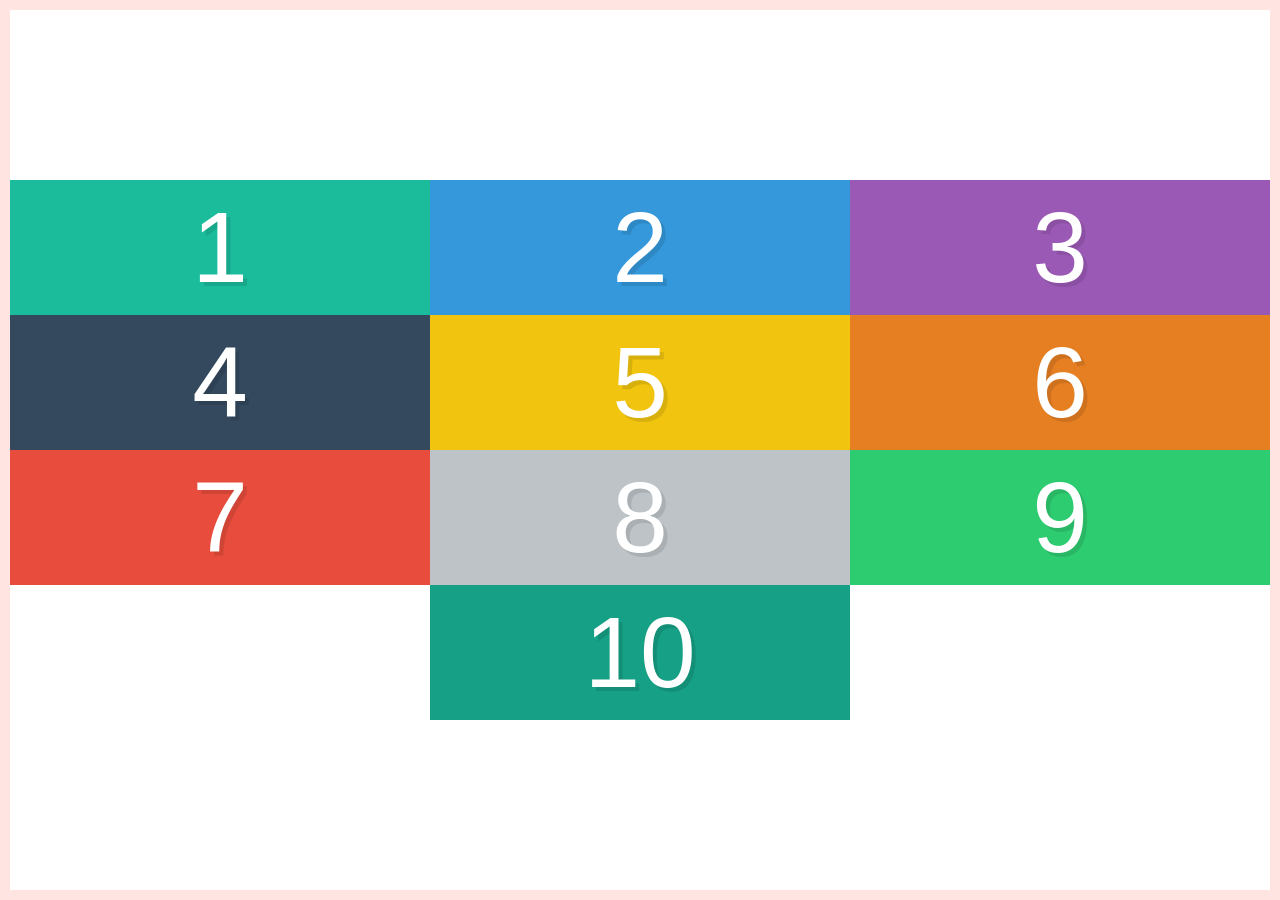
<file: What-the-flex-box/What-The-Flexbox/align-content/index.html>
<!doctype html>
<html lang="en">
<head>
  <meta charset="UTF-8">
  <title>FlexBox Tutorial</title>
  <link rel="stylesheet" href="style.css">
</head>
<body>

  <div class="container">
    <div class="box box1">1</div>
    <div class="box box2">2</div>
    <div class="box box3">3</div>
    <div class="box box4">4</div>
    <div class="box box5">5</div>
    <div class="box box6">6</div>
    <div class="box box7">7</div>
    <div class="box box8">8</div>
    <div class="box box9">9</div>
    <div class="box box10">10</div>
  </div>

</body>
</html>
</file>
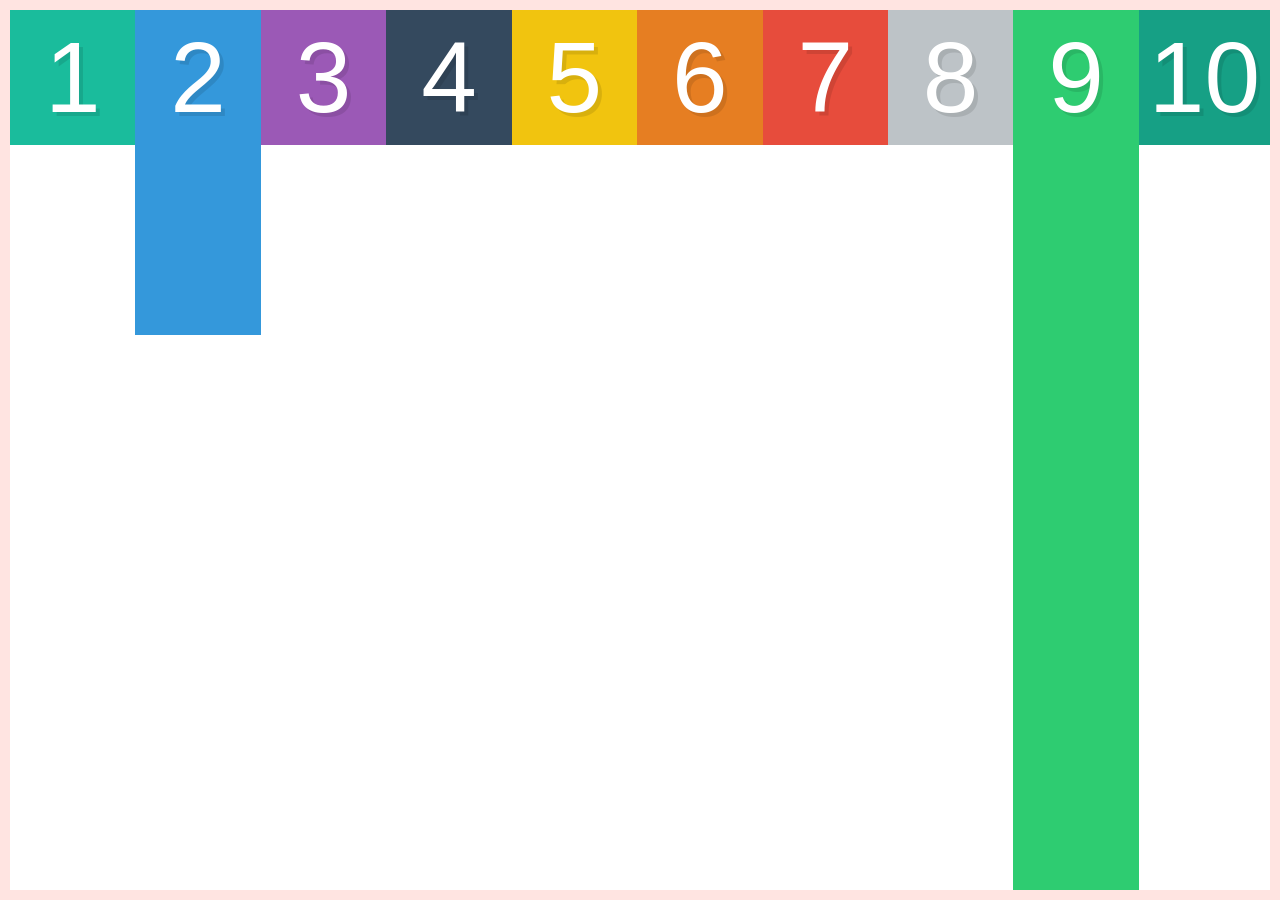
<file: What-the-flex-box/What-The-Flexbox/align-self/index.html>
<!doctype html>
<html lang="en">
<head>
  <meta charset="UTF-8">
  <title>FlexBox Tutorial</title>
  <link rel="stylesheet" href="style.css">
</head>
<body>

  <div class="container">
    <div class="box box1">1</div>
    <div class="box box2">2</div>
    <div class="box box3">3</div>
    <div class="box box4">4</div>
    <div class="box box5">5</div>
    <div class="box box6">6</div>
    <div class="box box7">7</div>
    <div class="box box8">8</div>
    <div class="box box9">9</div>
    <div class="box box10">10</div>
  </div>

</body>
</html>
</file>
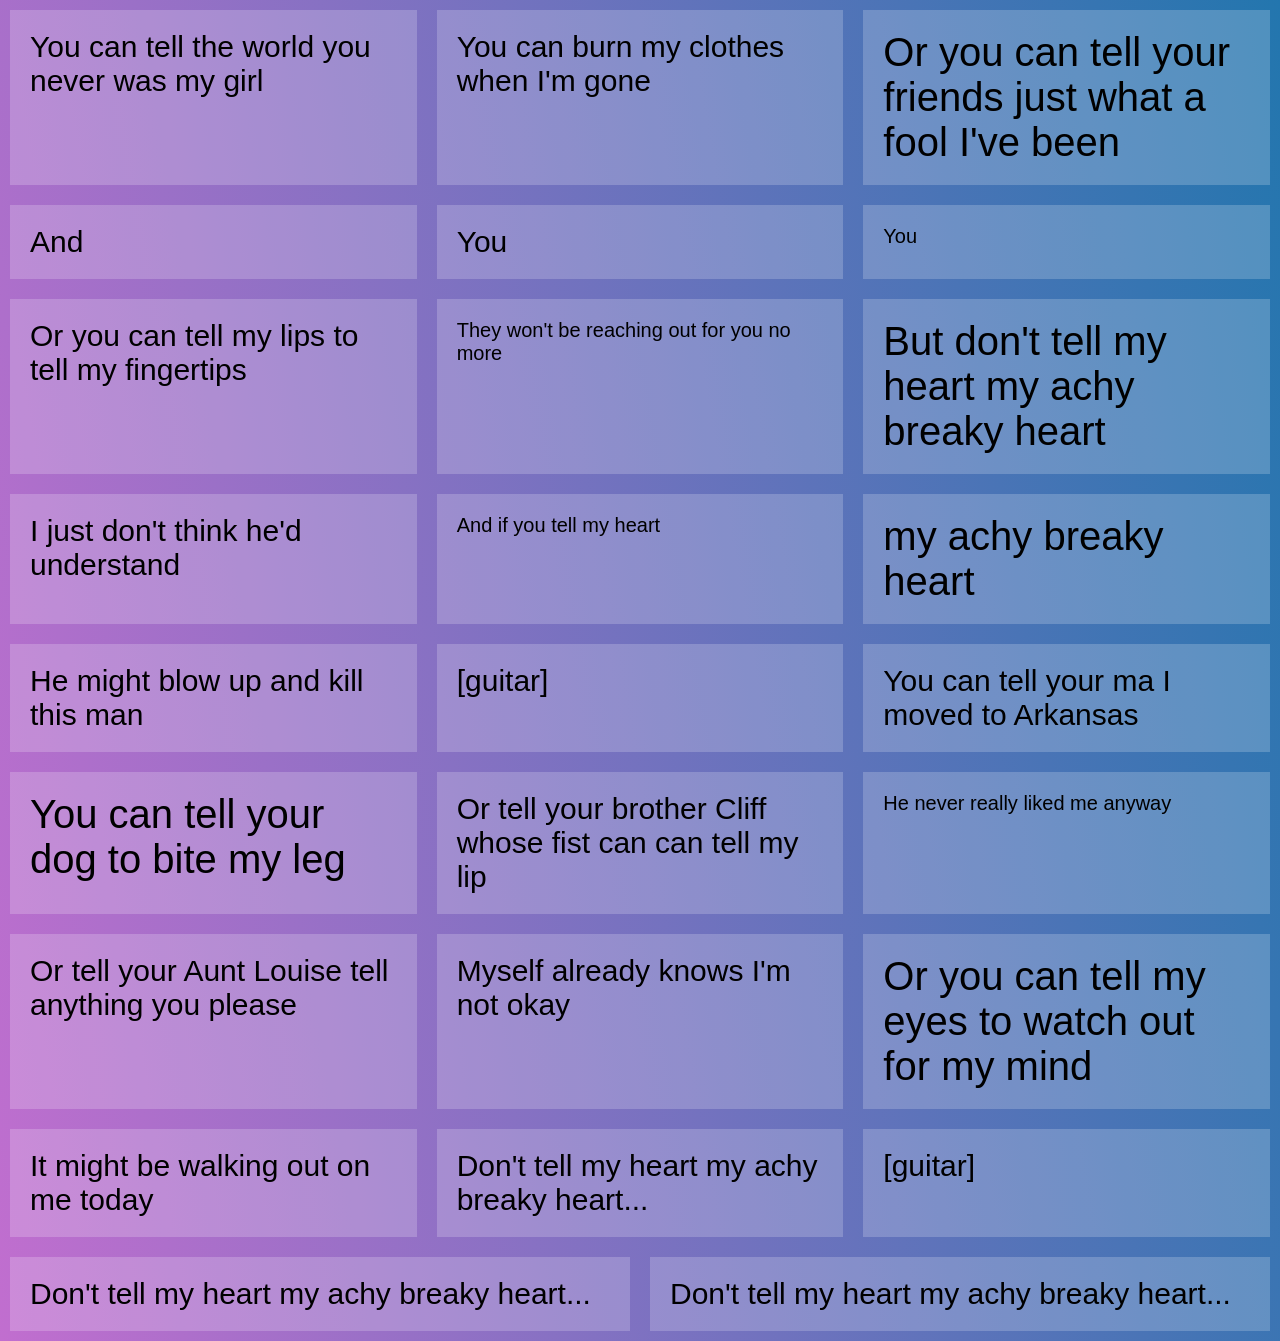
<file: What-the-flex-box/What-The-Flexbox/equal-height-elements/index.html>
<!DOCTYPE html>
<html lang="en">
<head>
  <meta charset="UTF-8">
  <title>FlexBox Nav</title>
  <link rel="stylesheet" href="https://maxcdn.bootstrapcdn.com/font-awesome/4.3.0/css/font-awesome.min.css">
  <link rel="stylesheet" href="style.css">
</head>
<body>

  <div class="elements">

    <div class="item">You can tell the world you never was my girl</div>
    <div class="item">You can burn my clothes when I'm gone</div>
    <div class="item large">Or you can tell your friends just what a fool I've been</div>
    <div class="item">And </div>

    <div class="item">You </div>
    <div class="item small">You </div>
    <div class="item">Or you can tell my lips to tell my fingertips</div>
    <div class="item small">They won't be reaching out for you no more</div>

    <div class="item large">But don't tell my heart my achy breaky heart</div>
    <div class="item">I just don't think he'd understand</div>
    <div class="item small">And if you tell my heart</div>
    <div class="item large">my achy breaky heart</div>
    <div class="item">He might blow up and kill this man</div>

    <div class="item">[guitar]</div>

    <div class="item">You can tell your ma I moved to Arkansas</div>
    <div class="item large">You can tell your dog to bite my leg</div>
    <div class="item">Or tell your brother Cliff whose fist can can tell my lip</div>
    <div class="item small">He never really liked me anyway</div>

    <div class="item">Or tell your Aunt Louise tell anything you please</div>
    <div class="item">Myself already knows I'm not okay</div>
    <div class="item large">Or you can tell my eyes to watch out for my mind</div>
    <div class="item">It might be walking out on me today</div>

    <div class="item">Don't tell my heart my achy breaky heart...</div>

    <div class="item">[guitar]</div>

    <div class="item">Don't tell my heart my achy breaky heart...</div>
    <div class="item">Don't tell my heart my achy breaky heart...</div>

  </div>

</body>
</html>
</file>
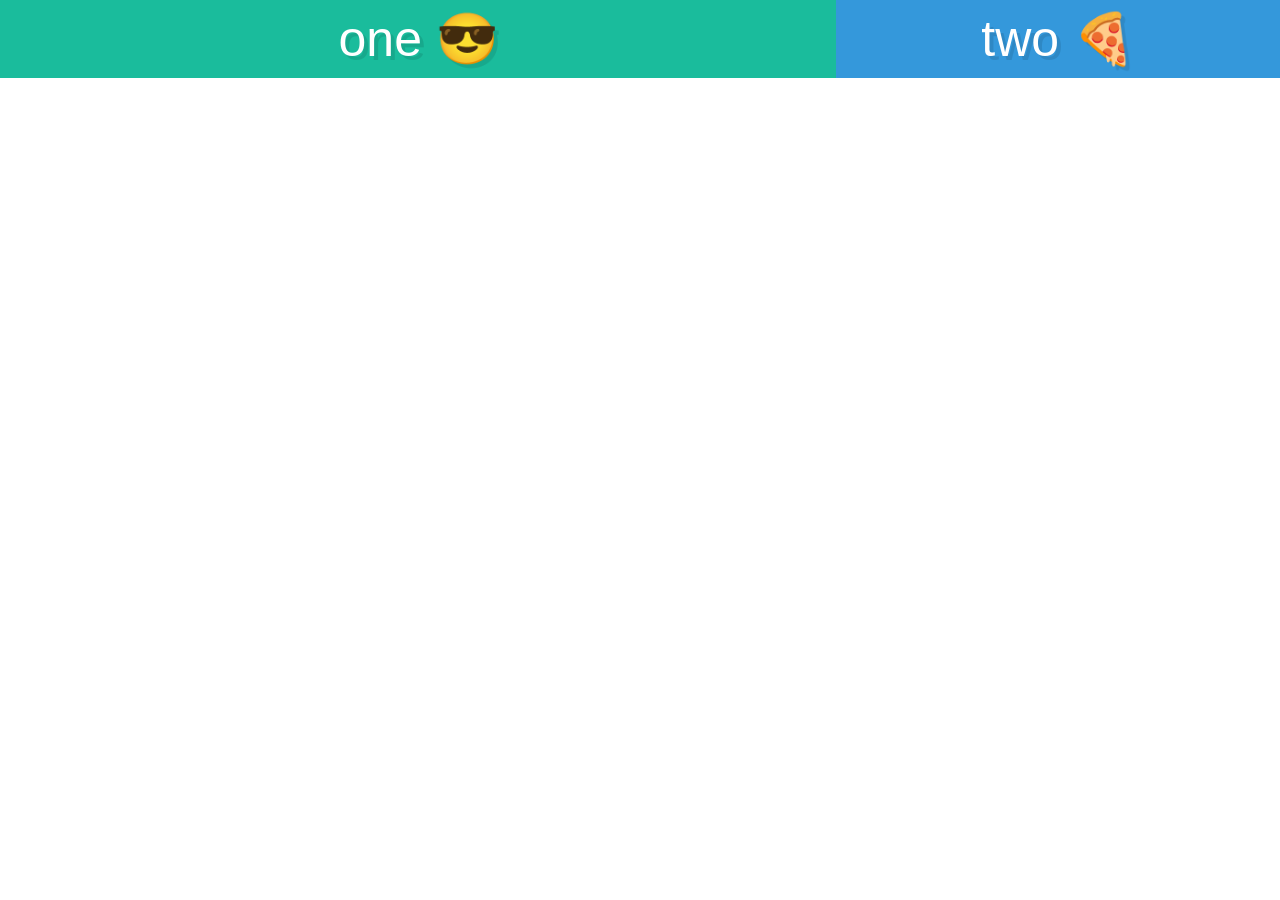
<file: What-the-flex-box/What-The-Flexbox/flex-grow-and-shrink/index.html>
<!doctype html>
<html lang="en">
<head>
  <meta charset="UTF-8">
  <title>FlexBox Tutorial</title>
  <link rel="stylesheet" href="style.css">
</head>
<body>

  <div class="container">
    <div class="box box1">one 😎</div>
    <div class="box box2">two 🍕</div>
  </div>

</body>
</html>
</file>
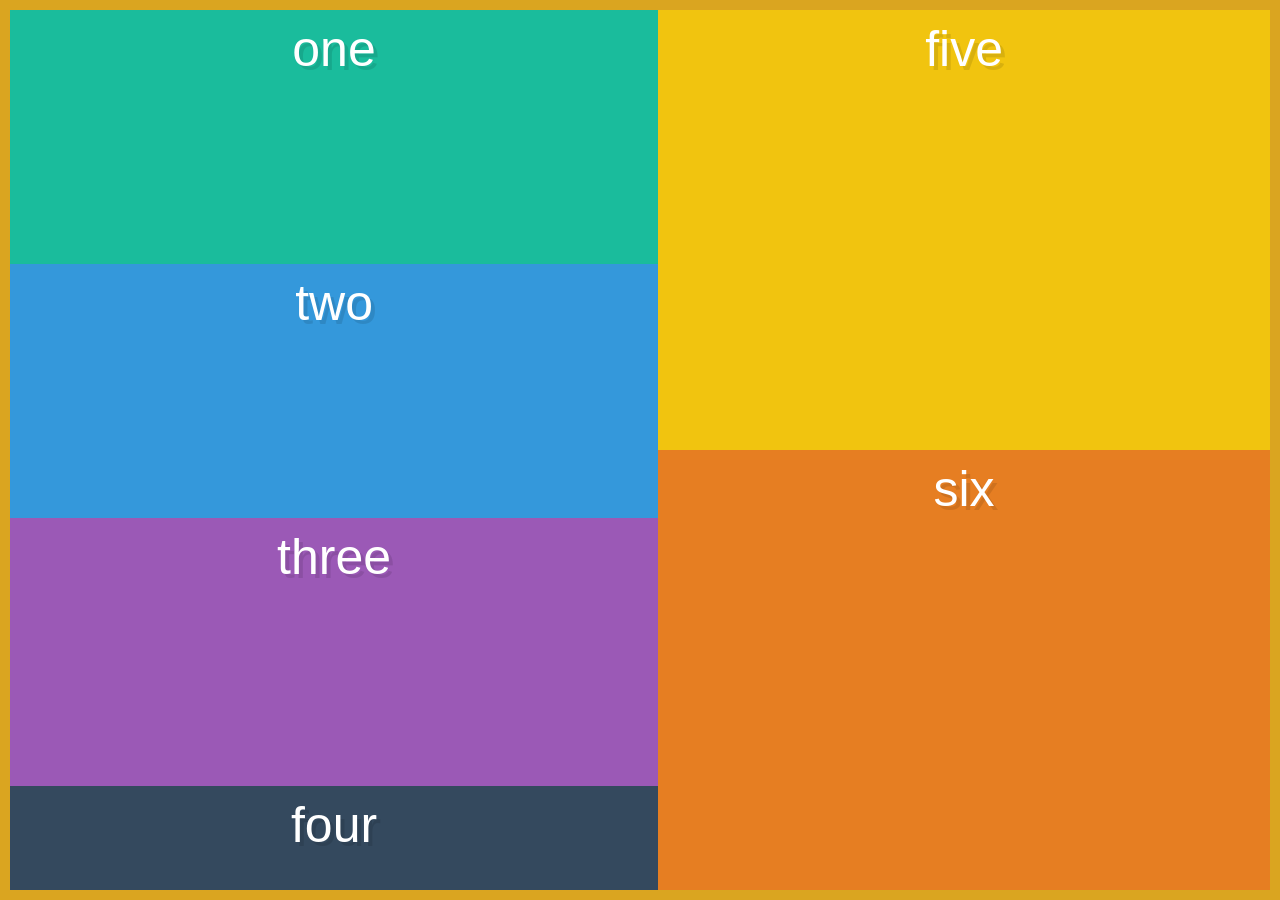
<file: What-the-flex-box/What-The-Flexbox/flex-wrapping-and-columns/index.html>
<!doctype html>
<html lang="en">
<head>
  <meta charset="UTF-8">
  <title>FlexBox Tutorial</title>
  <link rel="stylesheet" href="style.css">
</head>
<body>

  <div class="container">
    <div class="box box1">one</div>
    <div class="box box2">two</div>
    <div class="box box3">three</div>
    <div class="box box4">four</div>
    <div class="box box5">five</div>
    <div class="box box6">six</div>
  </div>

</body>
</html>
</file>
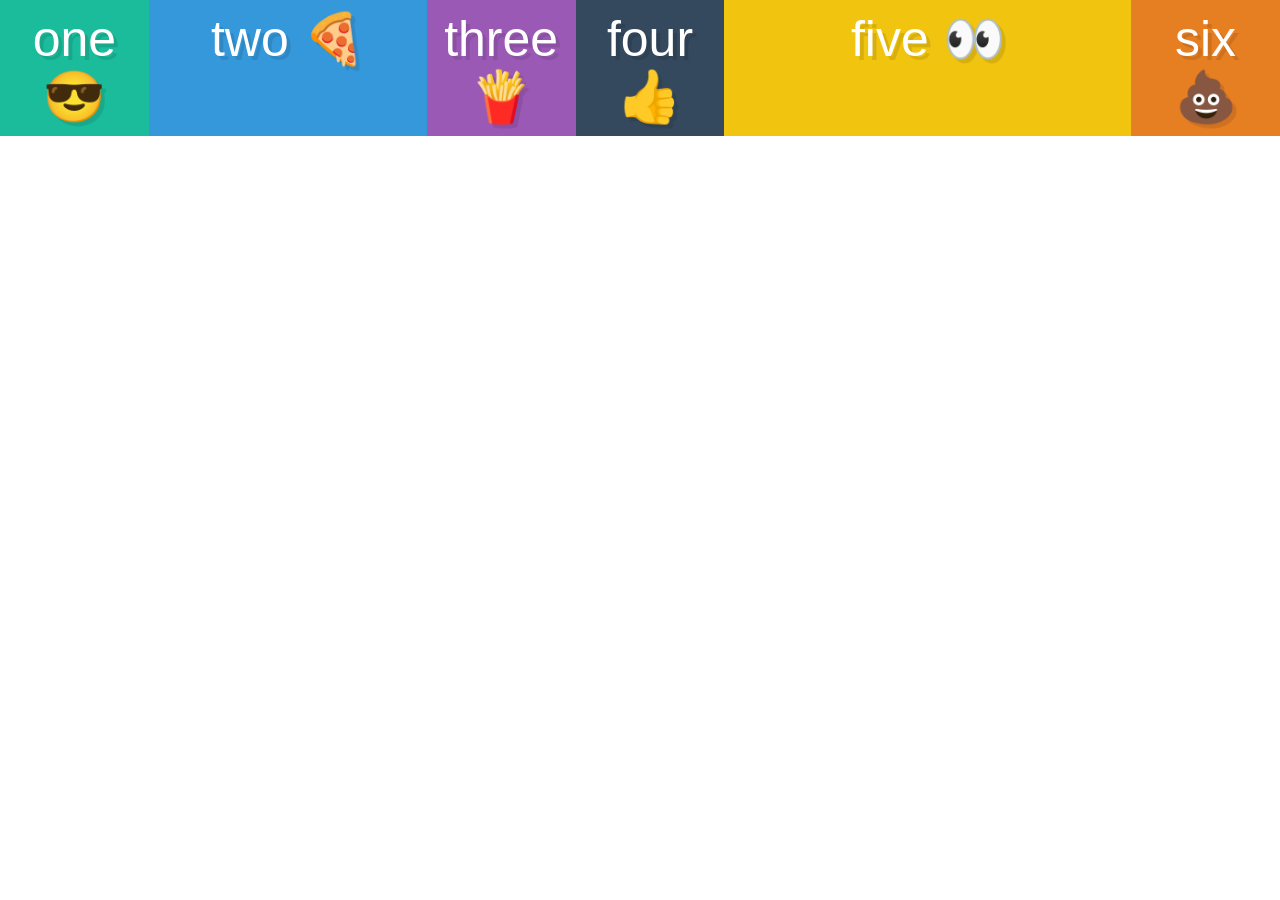
<file: What-the-flex-box/What-The-Flexbox/flexbox-sizing/index.html>
<!doctype html>
<html lang="en">
<head>
  <meta charset="UTF-8">
  <title>FlexBox Tutorial</title>
  <link rel="stylesheet" href="style.css">
</head>
<body>

  <div class="container">
    <div class="box box1">one 😎</div>
    <div class="box box2">two 🍕</div>
    <div class="box box3">three 🍟</div>
    <div class="box box4">four 👍</div>
    <div class="box box5">five 👀</div>
    <div class="box box6">six 💩</div>
  </div>

</body>
</html>
</file>
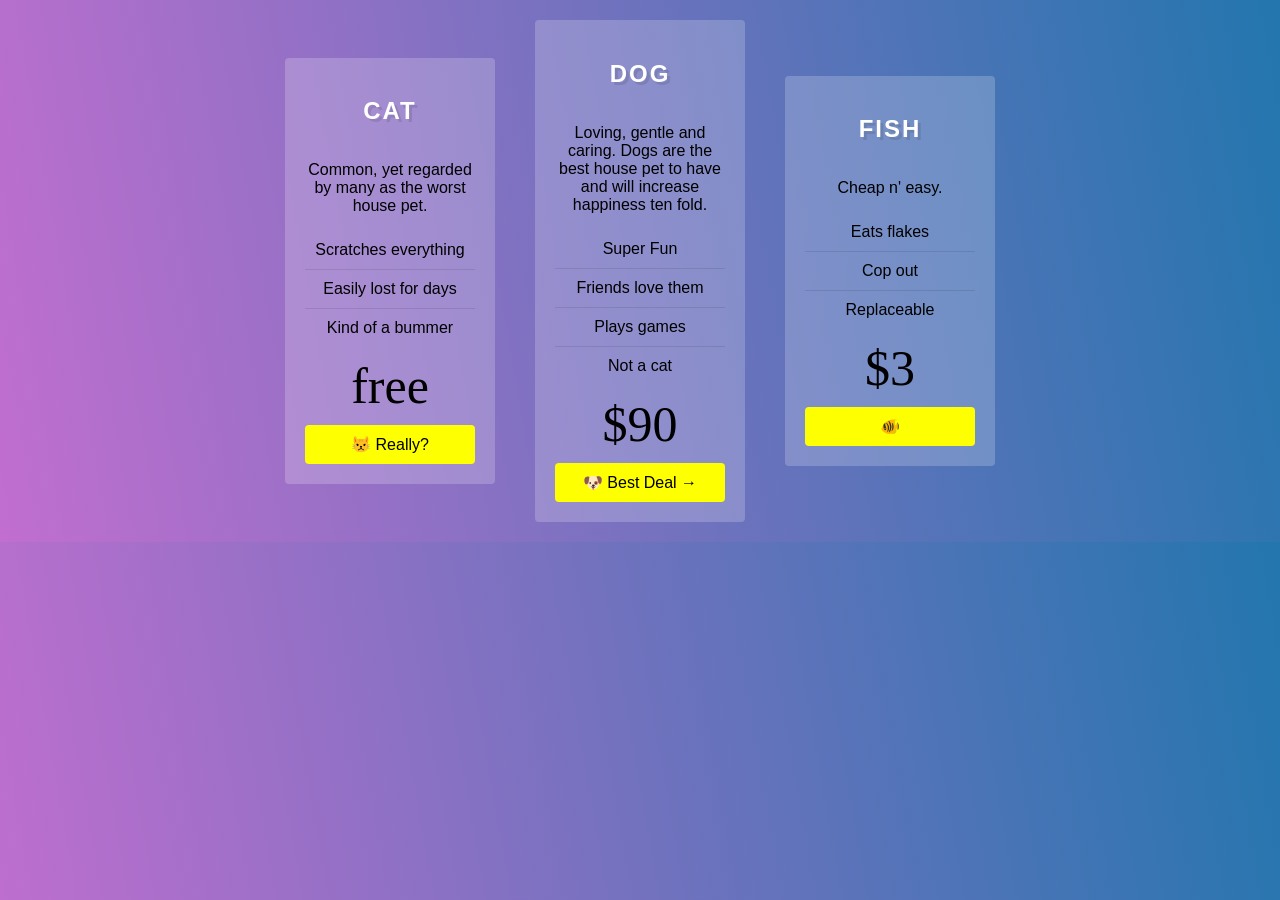
<file: What-the-flex-box/What-The-Flexbox/pricing-grid/index.html>
<!DOCTYPE html>
<html lang="en">
<head>
  <meta charset="UTF-8">
  <title>FlexBox Nav</title>
  <link rel="stylesheet" href="https://maxcdn.bootstrapcdn.com/font-awesome/4.3.0/css/font-awesome.min.css">
  <link rel="stylesheet" href="style-ANSWER.css">
</head>
<body>

  <!-- Flex Container! -->
  <div class="pricing-grid">

    <div class="plan plan1">
      
      <h2>Cat</h2>
      <p>Common, yet regarded by many as the worst house pet.</p>
      <ul class="features">
        <li>Scratches everything</li>
        <li>Easily lost for days</li>
        <li>Kind of a bummer</li>
      </ul>

      <p class="price">free</p>

      <a href="#" class="cta">😾 Really?</a>
    </div>

    <div class="plan plan2">
      
      <h2>Dog</h2>
      <p>Loving, gentle and caring. Dogs are the best house pet to have and will increase happiness ten fold. </p>
      <ul class="features">
        <li>Super Fun</li>
        <li>Friends love them</li>
        <li>Plays games</li>
        <li>Not a cat</li>
      </ul>

      <p class="price">$90</p>

      <a href="#" class="cta">🐶 Best Deal →</a>
    </div>

    <div class="plan plan3">
      
      <h2>Fish</h2>
      <p>Cheap n' easy.</p>
      <ul class="features">
        <li>Eats flakes</li>
        <li>Cop out</li>
        <li>Replaceable</li>
      </ul>

      <p class="price">$3</p>

      <a href="#" class="cta">🐠</a>
    </div>

  </div>

</body>
</html>
</file>
<file: What-the-flex-box/What-The-Flexbox/equal-height-elements/style.css>
/* Some CSS Setup - nothing to do with flexbox */
html {
  box-sizing: border-box;
}

*, *:before, *:after {
  box-sizing: inherit;
}

body {
  font-family: sans-serif;
  margin: 0;
  background-image: linear-gradient(260deg, #2376ae 0%, #c16ecf 100%);
}

a {
  color:white;
}

.item.large {
  font-size: 40px;
}

.item.small {
  font-size: 20px;
}

.item {
  background:rgba(255,255,255,0.2);
  margin:10px;
  padding:20px;
  font-size: 30px;
}

/* Flexbox Starts Here: */
.elements {
  display:flex;
  flex-wrap:wrap;
}

.item {
  flex: 1 1 calc(33.33% - 20px);
}
</file>
<file: What-the-flex-box/What-The-Flexbox/pricing-grid/style-ANSWER.css>
/* Some CSS Setup - nothing to do with flexbox */
html {
  box-sizing: border-box;
}

*, *:before, *:after {
  box-sizing: inherit;
}

body {
  font-family: sans-serif;
  margin: 0;
  background-image: linear-gradient(260deg, #2376ae 0%, #c16ecf 100%);
}

a {
  color:white;
}

.plan ul {
  margin: 0;
  padding: 0;
  list-style: none;
}

.plan ul li {
  border-bottom: 1px solid rgba(0,0,0,0.1);
  padding:10px;
}

.plan ul li:last-child {
  border-bottom: 0;
}

.plan a {
  text-decoration: none;
  background:#FEFF00;
  padding:10px;
  color:black;
  border-radius:4px;
}


.plan h2 {
  text-transform: uppercase;
  color:white;
  letter-spacing: 2px;
  text-shadow:3px 3px 0 rgba(0,0,0,0.1);
}

.price {
  font-size: 50px;
  font-family: serif;
  margin: 10px 0;
}


/* Flex Container!!! */
.pricing-grid {
  max-width:750px;
  margin: 0 auto;
  display:flex; 
  align-items:center;
}

.plan {
  background:rgba(255,255,255,0.2);
  margin:20px;
  padding:20px;
  border-radius: 4px;
  text-align: center;
  
  flex:1;
  display:flex;
  flex-wrap:wrap;

}

.plan > * {
  flex:1 1 100%;
}

.plan .cta {
  align-self:flex-end;
}
</file>
<file: What-the-flex-box/What-The-Flexbox/align-content/style.css>
/* CSS Normalize */
article,aside,details,figcaption,figure,footer,header,hgroup,nav,section,summary{display:block;}audio,canvas,video{display:inline-block;}audio:not([controls]){display:none;height:0;}[hidden]{display:none;}html{font-family:sans-serif;-webkit-text-size-adjust:100%;-ms-text-size-adjust:100%;}a:focus{outline:thin dotted;}a:active,a:hover{outline:0;}h1{font-size:2em;}abbr[title]{border-bottom:1px dotted;}b,strong{font-weight:700;}dfn{font-style:italic;}mark{background:#ff0;color:#000;}code,kbd,pre,samp{font-family:monospace, serif;font-size:1em;}pre{white-space:pre-wrap;word-wrap:break-word;}q{quotes:\201C \201D \2018 \2019;}small{font-size:80%;}sub,sup{font-size:75%;line-height:0;position:relative;vertical-align:baseline;}sup{top:-.5em;}sub{bottom:-.25em;}img{border:0;}svg:not(:root){overflow:hidden;}fieldset{border:1px solid silver;margin:0 2px;padding:.35em .625em .75em;}button,input,select,textarea{font-family:inherit;font-size:100%;margin:0;}button,input{line-height:normal;}button,html input[type=button],/* 1 */
input[type=reset],input[type=submit]{-webkit-appearance:button;cursor:pointer;}button[disabled],input[disabled]{cursor:default;}input[type=checkbox],input[type=radio]{box-sizing:border-box;padding:0;}input[type=search]{-webkit-appearance:textfield;-moz-box-sizing:content-box;-webkit-box-sizing:content-box;box-sizing:content-box;}input[type=search]::-webkit-search-cancel-button,input[type=search]::-webkit-search-decoration{-webkit-appearance:none;}textarea{overflow:auto;vertical-align:top;}table{border-collapse:collapse;border-spacing:0;}body,figure{margin:0;}legend,button::-moz-focus-inner,input::-moz-focus-inner{border:0;padding:0;}

/* Box-sizing border-box */
* { -moz-box-sizing: border-box; -webkit-box-sizing: border-box; box-sizing: border-box; }


/* Some default styles to make each box visible */
.box {
  color:white;
  font-size: 100px;
  text-align: center;
  text-shadow:4px 4px 0 rgba(0,0,0,0.1);
  padding:10px;
}

/* Colours for each box */
.box1 { background:#1abc9c;}
.box2 { background:#3498db;}
.box3 { background:#9b59b6;}
.box4 { background:#34495e;}
.box5 { background:#f1c40f;}
.box6 { background:#e67e22;}
.box7 { background:#e74c3c;}
.box8 { background:#bdc3c7;}
.box9 { background:#2ecc71;}
.box10 { background:#16a085;}


/* We start writing out flexbox here. The above is just page setup */
 .container {
  display:flex;
  border: 10px solid mistyrose;
  height: 100vh;
  flex-wrap: wrap;
  align-content: center;
  justify-content: center;
}

.box {
    width: 33.333%;
}
</file>
<file: What-the-flex-box/What-The-Flexbox/align-self/style.css>
/* CSS Normalize */
article,aside,details,figcaption,figure,footer,header,hgroup,nav,section,summary{display:block;}audio,canvas,video{display:inline-block;}audio:not([controls]){display:none;height:0;}[hidden]{display:none;}html{font-family:sans-serif;-webkit-text-size-adjust:100%;-ms-text-size-adjust:100%;}a:focus{outline:thin dotted;}a:active,a:hover{outline:0;}h1{font-size:2em;}abbr[title]{border-bottom:1px dotted;}b,strong{font-weight:700;}dfn{font-style:italic;}mark{background:#ff0;color:#000;}code,kbd,pre,samp{font-family:monospace, serif;font-size:1em;}pre{white-space:pre-wrap;word-wrap:break-word;}q{quotes:\201C \201D \2018 \2019;}small{font-size:80%;}sub,sup{font-size:75%;line-height:0;position:relative;vertical-align:baseline;}sup{top:-.5em;}sub{bottom:-.25em;}img{border:0;}svg:not(:root){overflow:hidden;}fieldset{border:1px solid silver;margin:0 2px;padding:.35em .625em .75em;}button,input,select,textarea{font-family:inherit;font-size:100%;margin:0;}button,input{line-height:normal;}button,html input[type=button],/* 1 */
input[type=reset],input[type=submit]{-webkit-appearance:button;cursor:pointer;}button[disabled],input[disabled]{cursor:default;}input[type=checkbox],input[type=radio]{box-sizing:border-box;padding:0;}input[type=search]{-webkit-appearance:textfield;-moz-box-sizing:content-box;-webkit-box-sizing:content-box;box-sizing:content-box;}input[type=search]::-webkit-search-cancel-button,input[type=search]::-webkit-search-decoration{-webkit-appearance:none;}textarea{overflow:auto;vertical-align:top;}table{border-collapse:collapse;border-spacing:0;}body,figure{margin:0;}legend,button::-moz-focus-inner,input::-moz-focus-inner{border:0;padding:0;}

/* Box-sizing border-box */
* { -moz-box-sizing: border-box; -webkit-box-sizing: border-box; box-sizing: border-box; }


/* Some default styles to make each box visible */
.box {
  color:white;
  font-size: 100px;
  text-align: center;
  text-shadow:4px 4px 0 rgba(0,0,0,0.1);
  padding:10px;
}

/* Colours for each box */
.box1 { background:#1abc9c;}
.box2 { background:#3498db;}
.box3 { background:#9b59b6;}
.box4 { background:#34495e;}
.box5 { background:#f1c40f;}
.box6 { background:#e67e22;}
.box7 { background:#e74c3c;}
.box8 { background:#bdc3c7;}
.box9 { background:#2ecc71;}
.box10 { background:#16a085;}


/* We start writing out flexbox here. The above is just page setup */
 .container {
  display:flex;
  border: 10px solid mistyrose;
  height: 100vh;
 align-items: flex-start;
}

.box {
    width: 33.333%;
}

.box2 {
    padding-bottom: 200px;
}

.box9 {
    padding-bottom: 50px;
    align-self: stretch;
}
</file>
<file: What-the-flex-box/What-The-Flexbox/flex-grow-and-shrink/style.css>
/* CSS Normalize */
article,aside,details,figcaption,figure,footer,header,hgroup,nav,section,summary{display:block;}audio,canvas,video{display:inline-block;}audio:not([controls]){display:none;height:0;}[hidden]{display:none;}html{font-family:sans-serif;-webkit-text-size-adjust:100%;-ms-text-size-adjust:100%;}a:focus{outline:thin dotted;}a:active,a:hover{outline:0;}h1{font-size:2em;}abbr[title]{border-bottom:1px dotted;}b,strong{font-weight:700;}dfn{font-style:italic;}mark{background:#ff0;color:#000;}code,kbd,pre,samp{font-family:monospace, serif;font-size:1em;}pre{white-space:pre-wrap;word-wrap:break-word;}q{quotes:\201C \201D \2018 \2019;}small{font-size:80%;}sub,sup{font-size:75%;line-height:0;position:relative;vertical-align:baseline;}sup{top:-.5em;}sub{bottom:-.25em;}img{border:0;}svg:not(:root){overflow:hidden;}fieldset{border:1px solid silver;margin:0 2px;padding:.35em .625em .75em;}button,input,select,textarea{font-family:inherit;font-size:100%;margin:0;}button,input{line-height:normal;}button,html input[type=button],/* 1 */
input[type=reset],input[type=submit]{-webkit-appearance:button;cursor:pointer;}button[disabled],input[disabled]{cursor:default;}input[type=checkbox],input[type=radio]{box-sizing:border-box;padding:0;}input[type=search]{-webkit-appearance:textfield;-moz-box-sizing:content-box;-webkit-box-sizing:content-box;box-sizing:content-box;}input[type=search]::-webkit-search-cancel-button,input[type=search]::-webkit-search-decoration{-webkit-appearance:none;}textarea{overflow:auto;vertical-align:top;}table{border-collapse:collapse;border-spacing:0;}body,figure{margin:0;}legend,button::-moz-focus-inner,input::-moz-focus-inner{border:0;padding:0;}

/* Box-sizing border-box */
* { -moz-box-sizing: border-box; -webkit-box-sizing: border-box; box-sizing: border-box; }


/* Some default styles to make each box visible */
.box {
  color:white;
  font-size: 50px;
  text-align: center;
  text-shadow:4px 4px 0 rgba(0,0,0,0.1);
  padding:10px;
}

/* Colors for each box */
.box1 { background:#1abc9c;}
.box2 { background:#3498db;}
.box3 { background:#9b59b6;}
.box4 { background:#34495e;}
.box5 { background:#f1c40f;}
.box6 { background:#e67e22;}
.box7 { background:#e74c3c;}
.box8 { background:#bdc3c7;}
.box9 { background:#2ecc71;}
.box10 { background:#16a085;}


/* We start writing out flexbox here. The above is just page setup */
.container {
  display:flex;
}

.box1 {
  flex:10 5 400px;
}

.box2 {
  flex:1 1 400px;
}
</file>
<file: What-the-flex-box/What-The-Flexbox/flex-wrapping-and-columns/style.css>
/* CSS Normalize */
article,aside,details,figcaption,figure,footer,header,hgroup,nav,section,summary{display:block;}audio,canvas,video{display:inline-block;}audio:not([controls]){display:none;height:0;}[hidden]{display:none;}html{font-family:sans-serif;-webkit-text-size-adjust:100%;-ms-text-size-adjust:100%;}a:focus{outline:thin dotted;}a:active,a:hover{outline:0;}h1{font-size:2em;}abbr[title]{border-bottom:1px dotted;}b,strong{font-weight:700;}dfn{font-style:italic;}mark{background:#ff0;color:#000;}code,kbd,pre,samp{font-family:monospace, serif;font-size:1em;}pre{white-space:pre-wrap;word-wrap:break-word;}q{quotes:\201C \201D \2018 \2019;}small{font-size:80%;}sub,sup{font-size:75%;line-height:0;position:relative;vertical-align:baseline;}sup{top:-.5em;}sub{bottom:-.25em;}img{border:0;}svg:not(:root){overflow:hidden;}fieldset{border:1px solid silver;margin:0 2px;padding:.35em .625em .75em;}button,input,select,textarea{font-family:inherit;font-size:100%;margin:0;}button,input{line-height:normal;}button,html input[type=button],/* 1 */
input[type=reset],input[type=submit]{-webkit-appearance:button;cursor:pointer;}button[disabled],input[disabled]{cursor:default;}input[type=checkbox],input[type=radio]{box-sizing:border-box;padding:0;}input[type=search]{-webkit-appearance:textfield;-moz-box-sizing:content-box;-webkit-box-sizing:content-box;box-sizing:content-box;}input[type=search]::-webkit-search-cancel-button,input[type=search]::-webkit-search-decoration{-webkit-appearance:none;}textarea{overflow:auto;vertical-align:top;}table{border-collapse:collapse;border-spacing:0;}body,figure{margin:0;}legend,button::-moz-focus-inner,input::-moz-focus-inner{border:0;padding:0;}

/* Box-sizing border-box */
* { -moz-box-sizing: border-box; -webkit-box-sizing: border-box; box-sizing: border-box; }


/* Some default styles to make each box visible */
.box {
  color:white;
  font-size: 50px;
  text-align: center;
  text-shadow:4px 4px 0 rgba(0,0,0,0.1);
  padding:10px;
}

/* Colours for each box */
.box1 { background:#1abc9c;}
.box2 { background:#3498db;}
.box3 { background:#9b59b6;}
.box4 { background:#34495e;}
.box5 { background:#f1c40f;}
.box6 { background:#e67e22;}
.box7 { background:#e74c3c;}
.box8 { background:#bdc3c7;}
.box9 { background:#2ecc71;}
.box10 { background:#16a085;}


/* We start writing out flexbox here. The above is just page setup */
.container {
  display:flex;
  flex-wrap:wrap;
  flex-direction: column;
  border: 10px solid goldenrod;
  height: 100vh;
}

.box {
  flex-basis: 250px;
  flex-grow:1;
}

.box3{
  flex-grow:5;
}
 
.box4 {
  flex-basis: 100px;
}
</file>
<file: What-the-flex-box/What-The-Flexbox/flexbox-sizing/style.css>
/* CSS Normalize */
article,aside,details,figcaption,figure,footer,header,hgroup,nav,section,summary{display:block;}audio,canvas,video{display:inline-block;}audio:not([controls]){display:none;height:0;}[hidden]{display:none;}html{font-family:sans-serif;-webkit-text-size-adjust:100%;-ms-text-size-adjust:100%;}a:focus{outline:thin dotted;}a:active,a:hover{outline:0;}h1{font-size:2em;}abbr[title]{border-bottom:1px dotted;}b,strong{font-weight:700;}dfn{font-style:italic;}mark{background:#ff0;color:#000;}code,kbd,pre,samp{font-family:monospace, serif;font-size:1em;}pre{white-space:pre-wrap;word-wrap:break-word;}q{quotes:\201C \201D \2018 \2019;}small{font-size:80%;}sub,sup{font-size:75%;line-height:0;position:relative;vertical-align:baseline;}sup{top:-.5em;}sub{bottom:-.25em;}img{border:0;}svg:not(:root){overflow:hidden;}fieldset{border:1px solid silver;margin:0 2px;padding:.35em .625em .75em;}button,input,select,textarea{font-family:inherit;font-size:100%;margin:0;}button,input{line-height:normal;}button,html input[type=button],/* 1 */
input[type=reset],input[type=submit]{-webkit-appearance:button;cursor:pointer;}button[disabled],input[disabled]{cursor:default;}input[type=checkbox],input[type=radio]{box-sizing:border-box;padding:0;}input[type=search]{-webkit-appearance:textfield;-moz-box-sizing:content-box;-webkit-box-sizing:content-box;box-sizing:content-box;}input[type=search]::-webkit-search-cancel-button,input[type=search]::-webkit-search-decoration{-webkit-appearance:none;}textarea{overflow:auto;vertical-align:top;}table{border-collapse:collapse;border-spacing:0;}body,figure{margin:0;}legend,button::-moz-focus-inner,input::-moz-focus-inner{border:0;padding:0;}

/* Box-sizing border-box */
* { -moz-box-sizing: border-box; -webkit-box-sizing: border-box; box-sizing: border-box; }


/* Some default styles to make each box visible */
.box {
  color:white;
  font-size: 50px;
  text-align: center;
  text-shadow:4px 4px 0 rgba(0,0,0,0.1);
  padding:10px;
}

/* Colors for each box */
.box1 { background:#1abc9c;}
.box2 { background:#3498db;}
.box3 { background:#9b59b6;}
.box4 { background:#34495e;}
.box5 { background:#f1c40f;}
.box6 { background:#e67e22;}
.box7 { background:#e74c3c;}
.box8 { background:#bdc3c7;}
.box9 { background:#2ecc71;}
.box10 { background:#16a085;}


/* We start writing out flexbox here. The above is just page setup */
.container {
  display:flex;
}

.box {
  flex:1;
}

.box2 {
  flex:2;
}

.box5 {
  flex:3;
}
</file>
